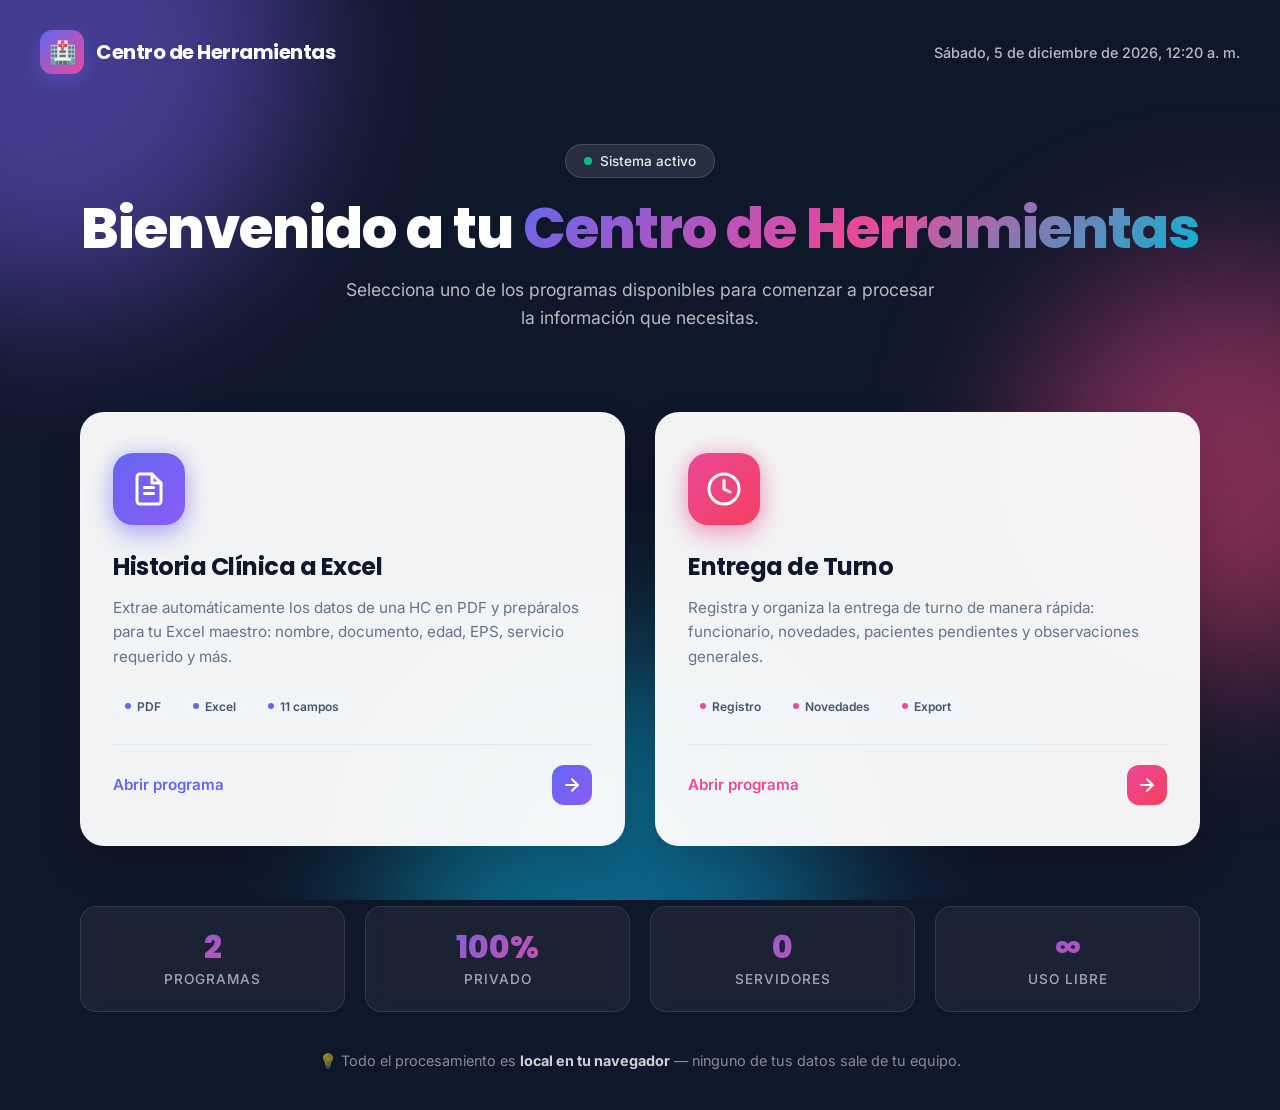
<file: index.html>
<!DOCTYPE html>
<html lang="es">
<head>
    <meta charset="UTF-8">
    <meta name="viewport" content="width=device-width, initial-scale=1.0">
    <title>Centro de Herramientas</title>
    <link rel="preconnect" href="https://fonts.googleapis.com">
    <link rel="preconnect" href="https://fonts.gstatic.com" crossorigin>
    <link href="https://fonts.googleapis.com/css2?family=Inter:wght@400;500;600;700;800&family=Poppins:wght@600;700;800&display=swap" rel="stylesheet">
    <style>
        * {
            margin: 0;
            padding: 0;
            box-sizing: border-box;
        }

        :root {
            --primary: #6366f1;
            --primary-dark: #4f46e5;
            --secondary: #ec4899;
            --accent: #06b6d4;
            --success: #10b981;
            --dark: #0f172a;
            --gray: #64748b;
            --light: #f1f5f9;
        }

        html { scroll-behavior: smooth; }

        body {
            font-family: 'Inter', -apple-system, BlinkMacSystemFont, sans-serif;
            background: #0f172a;
            min-height: 100vh;
            color: #1e293b;
            overflow-x: hidden;
            position: relative;
        }

        /* Fondo animado con gradientes */
        .background {
            position: fixed;
            top: 0;
            left: 0;
            width: 100%;
            height: 100%;
            z-index: -1;
            overflow: hidden;
            background: #0f172a;
        }

        .blob {
            position: absolute;
            border-radius: 50%;
            filter: blur(80px);
            opacity: 0.5;
            animation: float 20s ease-in-out infinite;
        }

        .blob-1 {
            width: 500px;
            height: 500px;
            background: linear-gradient(135deg, #6366f1, #8b5cf6);
            top: -200px;
            left: -200px;
            animation-delay: 0s;
        }

        .blob-2 {
            width: 400px;
            height: 400px;
            background: linear-gradient(135deg, #ec4899, #f43f5e);
            top: 30%;
            right: -150px;
            animation-delay: -5s;
        }

        .blob-3 {
            width: 450px;
            height: 450px;
            background: linear-gradient(135deg, #06b6d4, #0ea5e9);
            bottom: -200px;
            left: 30%;
            animation-delay: -10s;
        }

        @keyframes float {
            0%, 100% { transform: translate(0, 0) scale(1); }
            33% { transform: translate(50px, -50px) scale(1.1); }
            66% { transform: translate(-50px, 50px) scale(0.95); }
        }

        /* Header */
        .header {
            padding: 30px 40px;
            display: flex;
            justify-content: space-between;
            align-items: center;
            position: relative;
            z-index: 10;
        }

        .logo {
            display: flex;
            align-items: center;
            gap: 12px;
            color: white;
            text-decoration: none;
        }

        .logo-icon {
            width: 44px;
            height: 44px;
            background: linear-gradient(135deg, #6366f1, #ec4899);
            border-radius: 12px;
            display: flex;
            align-items: center;
            justify-content: center;
            font-size: 22px;
            box-shadow: 0 8px 20px rgba(99, 102, 241, 0.4);
        }

        .logo-text {
            font-family: 'Poppins', sans-serif;
            font-weight: 700;
            font-size: 1.25rem;
            letter-spacing: -0.5px;
        }

        .header-time {
            color: rgba(255, 255, 255, 0.7);
            font-size: 0.9rem;
            font-weight: 500;
        }

        /* Hero */
        .hero {
            text-align: center;
            padding: 40px 20px 20px;
            position: relative;
            z-index: 10;
        }

        .hero-badge {
            display: inline-flex;
            align-items: center;
            gap: 8px;
            background: rgba(255, 255, 255, 0.1);
            backdrop-filter: blur(10px);
            border: 1px solid rgba(255, 255, 255, 0.15);
            padding: 8px 18px;
            border-radius: 100px;
            color: rgba(255, 255, 255, 0.9);
            font-size: 0.85rem;
            font-weight: 500;
            margin-bottom: 20px;
        }

        .hero-badge .dot {
            width: 8px;
            height: 8px;
            background: #10b981;
            border-radius: 50%;
            animation: pulse 2s infinite;
        }

        @keyframes pulse {
            0%, 100% { opacity: 1; transform: scale(1); }
            50% { opacity: 0.6; transform: scale(1.2); }
        }

        .hero h1 {
            font-family: 'Poppins', sans-serif;
            font-size: clamp(2rem, 5vw, 3.5rem);
            font-weight: 800;
            color: white;
            line-height: 1.1;
            letter-spacing: -1px;
            margin-bottom: 16px;
        }

        .hero h1 .gradient {
            background: linear-gradient(135deg, #6366f1, #ec4899, #06b6d4);
            -webkit-background-clip: text;
            -webkit-text-fill-color: transparent;
            background-clip: text;
        }

        .hero p {
            color: rgba(255, 255, 255, 0.7);
            font-size: 1.1rem;
            max-width: 600px;
            margin: 0 auto;
            line-height: 1.6;
        }

        /* Grid de programas */
        .programs {
            max-width: 1200px;
            margin: 60px auto;
            padding: 0 40px;
            display: grid;
            grid-template-columns: repeat(auto-fit, minmax(320px, 1fr));
            gap: 30px;
            position: relative;
            z-index: 10;
        }

        .program-card {
            background: rgba(255, 255, 255, 0.95);
            backdrop-filter: blur(20px);
            border-radius: 24px;
            padding: 40px 32px;
            text-decoration: none;
            color: inherit;
            display: flex;
            flex-direction: column;
            position: relative;
            overflow: hidden;
            transition: all 0.4s cubic-bezier(0.4, 0, 0.2, 1);
            border: 1px solid rgba(255, 255, 255, 0.2);
            box-shadow: 
                0 20px 40px rgba(0, 0, 0, 0.15),
                0 0 0 1px rgba(255, 255, 255, 0.05) inset;
        }

        .program-card::before {
            content: '';
            position: absolute;
            top: 0;
            left: 0;
            right: 0;
            height: 4px;
            background: linear-gradient(90deg, var(--card-color-1), var(--card-color-2));
            transform: scaleX(0);
            transform-origin: left;
            transition: transform 0.4s ease;
        }

        .program-card:hover::before {
            transform: scaleX(1);
        }

        .program-card:hover {
            transform: translateY(-8px);
            box-shadow: 
                0 30px 60px rgba(0, 0, 0, 0.25),
                0 0 0 1px rgba(255, 255, 255, 0.1) inset;
        }

        .program-card:active {
            transform: translateY(-4px) scale(0.99);
        }

        .card-icon {
            width: 72px;
            height: 72px;
            border-radius: 20px;
            display: flex;
            align-items: center;
            justify-content: center;
            margin-bottom: 24px;
            position: relative;
            background: linear-gradient(135deg, var(--card-color-1), var(--card-color-2));
            box-shadow: 0 12px 24px var(--card-shadow);
        }

        .card-icon svg {
            width: 36px;
            height: 36px;
            stroke: white;
            stroke-width: 2;
            fill: none;
        }

        .card-icon::after {
            content: '';
            position: absolute;
            inset: -4px;
            border-radius: 24px;
            background: linear-gradient(135deg, var(--card-color-1), var(--card-color-2));
            opacity: 0.2;
            z-index: -1;
            filter: blur(8px);
        }

        .program-card h2 {
            font-family: 'Poppins', sans-serif;
            font-size: 1.5rem;
            font-weight: 700;
            color: #0f172a;
            margin-bottom: 12px;
            letter-spacing: -0.5px;
        }

        .program-card p {
            color: #64748b;
            font-size: 0.95rem;
            line-height: 1.6;
            margin-bottom: 24px;
            flex-grow: 1;
        }

        .card-features {
            display: flex;
            flex-wrap: wrap;
            gap: 8px;
            margin-bottom: 24px;
        }

        .feature-tag {
            display: inline-flex;
            align-items: center;
            gap: 6px;
            font-size: 0.75rem;
            font-weight: 600;
            padding: 6px 12px;
            border-radius: 100px;
            background: #f1f5f9;
            color: #475569;
        }

        .feature-tag .tag-dot {
            width: 6px;
            height: 6px;
            border-radius: 50%;
            background: var(--card-color-1);
        }

        .card-cta {
            display: flex;
            align-items: center;
            justify-content: space-between;
            padding-top: 20px;
            border-top: 1px solid #e2e8f0;
        }

        .cta-text {
            font-weight: 600;
            font-size: 0.95rem;
            color: var(--card-color-1);
        }

        .cta-arrow {
            width: 40px;
            height: 40px;
            border-radius: 12px;
            background: linear-gradient(135deg, var(--card-color-1), var(--card-color-2));
            display: flex;
            align-items: center;
            justify-content: center;
            transition: transform 0.3s ease;
        }

        .cta-arrow svg {
            width: 20px;
            height: 20px;
            stroke: white;
            stroke-width: 2.5;
            fill: none;
        }

        .program-card:hover .cta-arrow {
            transform: translateX(4px) rotate(-45deg);
        }

        /* Card específica 1: HC a Excel */
        .card-hc {
            --card-color-1: #6366f1;
            --card-color-2: #8b5cf6;
            --card-shadow: rgba(99, 102, 241, 0.35);
        }

        /* Card específica 2: Entrega de turno */
        .card-turno {
            --card-color-1: #ec4899;
            --card-color-2: #f43f5e;
            --card-shadow: rgba(236, 72, 153, 0.35);
        }

        /* Footer */
        .footer {
            text-align: center;
            padding: 40px 20px;
            color: rgba(255, 255, 255, 0.5);
            font-size: 0.9rem;
            position: relative;
            z-index: 10;
        }

        .footer strong {
            color: rgba(255, 255, 255, 0.8);
        }

        /* Estadísticas */
        .stats {
            max-width: 1200px;
            margin: 60px auto 0;
            padding: 0 40px;
            display: grid;
            grid-template-columns: repeat(auto-fit, minmax(150px, 1fr));
            gap: 20px;
            position: relative;
            z-index: 10;
        }

        .stat {
            background: rgba(255, 255, 255, 0.05);
            backdrop-filter: blur(10px);
            border: 1px solid rgba(255, 255, 255, 0.1);
            border-radius: 16px;
            padding: 24px;
            text-align: center;
            transition: all 0.3s ease;
        }

        .stat:hover {
            background: rgba(255, 255, 255, 0.08);
            border-color: rgba(255, 255, 255, 0.2);
            transform: translateY(-2px);
        }

        .stat-number {
            font-family: 'Poppins', sans-serif;
            font-size: 2rem;
            font-weight: 800;
            background: linear-gradient(135deg, #6366f1, #ec4899);
            -webkit-background-clip: text;
            -webkit-text-fill-color: transparent;
            background-clip: text;
            line-height: 1;
            margin-bottom: 8px;
        }

        .stat-label {
            color: rgba(255, 255, 255, 0.6);
            font-size: 0.85rem;
            font-weight: 500;
            text-transform: uppercase;
            letter-spacing: 1px;
        }

        /* Responsive */
        @media (max-width: 768px) {
            .header { padding: 20px; }
            .header-time { display: none; }
            .hero { padding: 20px 20px 10px; }
            .programs { padding: 0 20px; margin: 40px auto; }
            .stats { padding: 0 20px; margin-top: 40px; }
            .program-card { padding: 32px 24px; }
            .card-icon { width: 64px; height: 64px; margin-bottom: 20px; }
            .card-icon svg { width: 32px; height: 32px; }
        }

        /* Animación de entrada */
        @keyframes fadeUp {
            from {
                opacity: 0;
                transform: translateY(20px);
            }
            to {
                opacity: 1;
                transform: translateY(0);
            }
        }

        .animate-in {
            animation: fadeUp 0.6s ease forwards;
            opacity: 0;
        }

        .delay-1 { animation-delay: 0.1s; }
        .delay-2 { animation-delay: 0.2s; }
        .delay-3 { animation-delay: 0.3s; }
        .delay-4 { animation-delay: 0.4s; }
    </style>
</head>
<body>
    <div class="background">
        <div class="blob blob-1"></div>
        <div class="blob blob-2"></div>
        <div class="blob blob-3"></div>
    </div>

    <header class="header">
        <a href="index.html" class="logo">
            <div class="logo-icon">🏥</div>
            <span class="logo-text">Centro de Herramientas</span>
        </a>
        <div class="header-time" id="headerTime"></div>
    </header>

    <section class="hero">
        <div class="hero-badge animate-in">
            <span class="dot"></span>
            <span>Sistema activo</span>
        </div>
        <h1 class="animate-in delay-1">
            Bienvenido a tu <span class="gradient">Centro de Herramientas</span>
        </h1>
        <p class="animate-in delay-2">
            Selecciona uno de los programas disponibles para comenzar a procesar la información que necesitas.
        </p>
    </section>

    <section class="programs">
        <!-- Programa 1: HC a Excel -->
        <a href="leer_historia/index.html" class="program-card card-hc animate-in delay-3">
            <div class="card-icon">
                <svg viewBox="0 0 24 24" stroke-linecap="round" stroke-linejoin="round">
                    <path d="M14 2H6a2 2 0 0 0-2 2v16a2 2 0 0 0 2 2h12a2 2 0 0 0 2-2V8z"></path>
                    <polyline points="14 2 14 8 20 8"></polyline>
                    <line x1="9" y1="15" x2="15" y2="15"></line>
                    <line x1="9" y1="11" x2="15" y2="11"></line>
                </svg>
            </div>
            <h2>Historia Clínica a Excel</h2>
            <p>
                Extrae automáticamente los datos de una HC en PDF y prepáralos para tu Excel maestro: nombre, documento, edad, EPS, servicio requerido y más.
            </p>
            <div class="card-features">
                <span class="feature-tag"><span class="tag-dot"></span>PDF</span>
                <span class="feature-tag"><span class="tag-dot"></span>Excel</span>
                <span class="feature-tag"><span class="tag-dot"></span>11 campos</span>
            </div>
            <div class="card-cta">
                <span class="cta-text">Abrir programa</span>
                <div class="cta-arrow">
                    <svg viewBox="0 0 24 24" stroke-linecap="round" stroke-linejoin="round">
                        <line x1="5" y1="12" x2="19" y2="12"></line>
                        <polyline points="12 5 19 12 12 19"></polyline>
                    </svg>
                </div>
            </div>
        </a>

        <!-- Programa 2: Entrega de turno -->
        <a href="entrega_de_turno/index.html" class="program-card card-turno animate-in delay-4">
            <div class="card-icon">
                <svg viewBox="0 0 24 24" stroke-linecap="round" stroke-linejoin="round">
                    <circle cx="12" cy="12" r="10"></circle>
                    <polyline points="12 6 12 12 16 14"></polyline>
                </svg>
            </div>
            <h2>Entrega de Turno</h2>
            <p>
                Registra y organiza la entrega de turno de manera rápida: funcionario, novedades, pacientes pendientes y observaciones generales.
            </p>
            <div class="card-features">
                <span class="feature-tag"><span class="tag-dot"></span>Registro</span>
                <span class="feature-tag"><span class="tag-dot"></span>Novedades</span>
                <span class="feature-tag"><span class="tag-dot"></span>Export</span>
            </div>
            <div class="card-cta">
                <span class="cta-text">Abrir programa</span>
                <div class="cta-arrow">
                    <svg viewBox="0 0 24 24" stroke-linecap="round" stroke-linejoin="round">
                        <line x1="5" y1="12" x2="19" y2="12"></line>
                        <polyline points="12 5 19 12 12 19"></polyline>
                    </svg>
                </div>
            </div>
        </a>
    </section>

    <section class="stats">
        <div class="stat animate-in delay-3">
            <div class="stat-number">2</div>
            <div class="stat-label">Programas</div>
        </div>
        <div class="stat animate-in delay-3">
            <div class="stat-number">100%</div>
            <div class="stat-label">Privado</div>
        </div>
        <div class="stat animate-in delay-4">
            <div class="stat-number">0</div>
            <div class="stat-label">Servidores</div>
        </div>
        <div class="stat animate-in delay-4">
            <div class="stat-number">∞</div>
            <div class="stat-label">Uso libre</div>
        </div>
    </section>

    <footer class="footer">
        <p>💡 Todo el procesamiento es <strong>local en tu navegador</strong> — ninguno de tus datos sale de tu equipo.</p>
    </footer>

    <script>
        // Mostrar fecha y hora en el header
        function updateTime() {
            const now = new Date();
            const opciones = { 
                weekday: 'long', 
                year: 'numeric', 
                month: 'long', 
                day: 'numeric',
                hour: '2-digit',
                minute: '2-digit'
            };
            const texto = now.toLocaleDateString('es-CO', opciones);
            document.getElementById('headerTime').textContent = 
                texto.charAt(0).toUpperCase() + texto.slice(1);
        }
        updateTime();
        setInterval(updateTime, 60000); // Actualizar cada minuto
    </script>
</body>
</html>
</file>
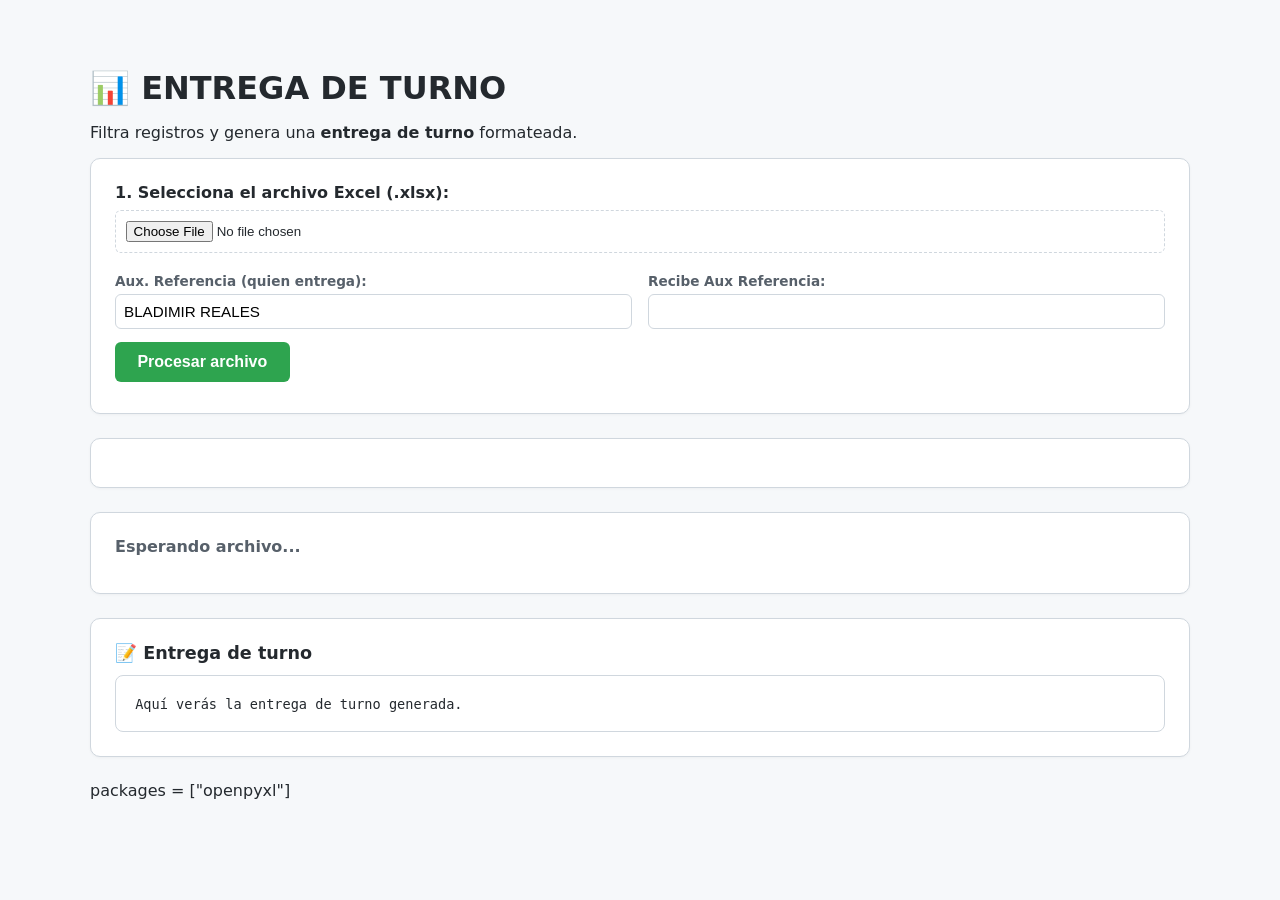
<file: entrega_de_turno/index.html>
<!DOCTYPE html>
<html lang="es">
<head>
    <meta charset="UTF-8">
    <meta name="viewport" content="width=device-width, initial-scale=1.0">
    <title>Filtro de Trámites - Excel</title>
    <link rel="stylesheet" href="https://pyscript.net/releases/2024.1.1/core.css" />
    <script type="module" src="https://pyscript.net/releases/2024.1.1/core.js"></script>
    <style>
        body {
            font-family: system-ui, -apple-system, sans-serif;
            max-width: 1100px;
            margin: 2rem auto;
            padding: 1rem 1.5rem;
            color: #24292e;
            background: #f6f8fa;
        }
        h1 { margin-bottom: 0.3rem; }
        .card {
            background: white;
            border: 1px solid #d0d7de;
            border-radius: 10px;
            padding: 1.5rem;
            margin-bottom: 1.5rem;
            box-shadow: 0 1px 3px rgba(0,0,0,0.04);
        }
        #file-input {
            margin: 0.5rem 0;
            padding: 0.6rem;
            border: 1px dashed #d0d7de;
            border-radius: 6px;
            width: 100%;
            box-sizing: border-box;
        }
        button {
            padding: 0.7rem 1.4rem;
            background: #2ea44f;
            color: white;
            border: none;
            border-radius: 6px;
            cursor: pointer;
            font-size: 1rem;
            font-weight: 600;
            margin-right: 0.5rem;
            margin-bottom: 0.4rem;
        }
        button:hover { background: #22863a; }
        button:disabled { background: #94d3a2; cursor: not-allowed; }
        #download-btn { background: #0366d6; }
        #download-btn:hover { background: #0250a3; }
        #copy-btn { background: #6f42c1; }
        #copy-btn:hover { background: #5a32a3; }
        .turno {
            background: #ffffff;
            color: #24292e;
            padding: 1.2rem;
            border-radius: 8px;
            border: 1px solid #d0d7de;
            font-family: 'SF Mono', Consolas, monospace;
            font-size: 0.85rem;
            white-space: pre-wrap;
            max-height: 700px;
            overflow-y: auto;
        }
        .status {
            font-weight: 600;
            margin-bottom: 0.8rem;
            color: #57606a;
        }
        .status.ok { color: #1a7f37; }
        .status.error { color: #cf222e; }
        .status.loading { color: #9a6700; }
        #loading {
            display: none;
            color: #9a6700;
            font-style: italic;
            margin-top: 0.5rem;
        }
        .stats {
            display: flex;
            gap: 1rem;
            flex-wrap: wrap;
        }
        .stat {
            flex: 1;
            min-width: 200px;
            background: #ddf4ff;
            border-left: 4px solid #0969da;
            padding: 0.8rem;
            border-radius: 6px;
        }
        .stat strong { display: block; font-size: 1.4rem; color: #0969da; }
        .stat.verde { background: #dafbe1; border-left-color: #2ea44f; }
        .stat.verde strong { color: #1a7f37; }
        .stat.naranja { background: #fff8c5; border-left-color: #d4a72c; }
        .stat.naranja strong { color: #7d4e00; }
        .stat.morado { background: #f3e5ff; border-left-color: #8250df; }
        .stat.morado strong { color: #6f42c1; }
        .config-row {
            display: flex;
            gap: 1rem;
            flex-wrap: wrap;
            margin: 0.8rem 0;
        }
        .config-row label {
            display: flex;
            flex-direction: column;
            font-size: 0.85rem;
            font-weight: 600;
            color: #57606a;
            flex: 1;
            min-width: 220px;
        }
        .config-row input {
            margin-top: 0.3rem;
            padding: 0.5rem;
            border: 1px solid #d0d7de;
            border-radius: 6px;
            font-size: 0.95rem;
        }
    </style>
</head>
<body>

    <h1>📊 ENTREGA DE TURNO</h1>
    <p>Filtra registros y genera una <strong>entrega de turno</strong> formateada.</p>

    <div class="card">
        <label for="file-input"><strong>1. Selecciona el archivo Excel (.xlsx):</strong></label>
        <input type="file" id="file-input" accept=".xlsx,.xls" />

        <div class="config-row">
            <label>
                Aux. Referencia (quien entrega):
                <input type="text" id="aux-referencia" value="BLADIMIR REALES" />
            </label>
            <label>
                Recibe Aux Referencia:
                <input type="text" id="recibe-aux"/>
            </label>
        </div>

        <div id="loading">⏳ Cargando Python y procesando... (la primera vez tarda unos segundos)</div>
        <div style="margin-top: 0.5rem;">
            <button id="process-btn">Procesar archivo</button>
            <button id="download-btn" style="display:none;">⬇️ Descargar Excel</button>
            <button id="copy-btn" style="display:none;">📋 Copiar entrega</button>
        </div>
    </div>

    <div class="card">
        <div id="stats" class="stats" style="display:none;"></div>
    </div>

    <div class="card">
        <div id="status" class="status">Esperando archivo...</div>
    </div>

    <div class="card">
        <h2 style="margin:0 0 0.8rem 0; font-size: 1.1rem;">📝 Entrega de turno</h2>
        <div id="turno" class="turno">Aquí verás la entrega de turno generada.</div>
    </div>

    <py-config>
        packages = ["openpyxl"]
    </py-config>

    <script type="py">
import openpyxl
from io import BytesIO
from js import document, Uint8Array, window, console
from pyodide.ffi import create_proxy

# ---------- Estado global ----------
resultado_bytes = None
texto_turno = ""


# ---------- Utilidades ----------
def set_status(msg, tipo="ok"):
    el = document.getElementById("status")
    el.innerText = msg
    el.className = "status " + tipo


def set_turno(msg):
    document.getElementById("turno").innerText = msg


def mostrar_loading(show):
    document.getElementById("loading").style.display = "block" if show else "none"


async def leer_archivo():
    file_input = document.getElementById("file-input")
    if not file_input.files.length:
        return None
    file = file_input.files.item(0)
    buffer = await file.arrayBuffer()
    data = Uint8Array.new(buffer).to_py()
    return BytesIO(bytes(data))


def crear_stat(container, valor, texto, clase_extra=""):
    d = document.createElement("div")
    d.className = "stat " + clase_extra
    s = document.createElement("strong")
    s.innerText = str(valor)
    d.appendChild(s)
    d.appendChild(document.createTextNode(texto))
    container.appendChild(d)


def fecha_actual_formateada():
    from js import Date
    d = Date.new()
    dia = str(d.getDate()).zfill(2)
    mes = str(d.getMonth() + 1).zfill(2)
    anio = d.getFullYear()
    hora = str(d.getHours()).zfill(2)
    minuto = str(d.getMinutes()).zfill(2)
    return f"{dia}/{mes}/{anio} {hora}:{minuto}"


# ---------- Normalización de texto ----------
def norm(v):
    if v is None:
        return ""
    s = str(v)
    s = s.replace("\u00A0", " ").replace("\n", " ").replace("\r", " ").replace("\t", " ")
    s = " ".join(s.split())
    return s.strip().upper()


def formatear_fila(fila):
    partes = []
    for v in fila:
        if v is None or str(v).strip() == "":
            continue
        partes.append(str(v).strip())
    # Salto de línea final para separar cada paciente
    return "\t".join(partes) + "\n"


# ---------- Lógica principal ----------
async def procesar_archivo(event=None):
    global resultado_bytes, texto_turno

    mostrar_loading(True)
    set_status("⏳ Procesando archivo...", "loading")
    set_turno("Generando...")
    document.getElementById("download-btn").style.display = "none"
    document.getElementById("copy-btn").style.display = "none"
    document.getElementById("stats").style.display = "none"

    try:
        bytes_io = await leer_archivo()
        if bytes_io is None:
            set_status("⚠️ Selecciona primero un archivo Excel.", "error")
            set_turno("")
            mostrar_loading(False)
            return

        # ========== CARGA DEL EXCEL ==========
        wb = openpyxl.load_workbook(bytes_io)
        ws = wb.active

        # --- Nombres de columnas a buscar ---
        columna_filtro1 = "TRAMITE CERRADO/ABIERTO"
        valor_filtro1 = "Tramite en proceso"

        columna_filtro2 = "OBSERVACION"
        valor_filtro2 = "URGENCIA VITAL"

        columna_filtro3 = "TIPO DE TRAMITE"

        columna_filtro4 = "ESTADO DEL TRAMITE"

        tipo_remision = "REMISION"
        tipo_cita = "CITA"

        COL_FIN_EXCEL = 26
        COL_FIN_SALIDA = 13

        # ---------- Encabezados ----------
        headers_full = []
        for i in range(1, COL_FIN_EXCEL + 1):
            cell = ws.cell(row=1, column=i)
            headers_full.append(cell.value if cell.value is not None else ("COL_" + str(i)))

        headers_salida = headers_full[:COL_FIN_SALIDA]

        # ---------- Detección de índices ----------
        idx_por_nombre = {}
        for i, cell in enumerate(ws[1], start=1):
            key = norm(cell.value)
            if key and key not in idx_por_nombre:
                idx_por_nombre[key] = i

        filtro_index1 = idx_por_nombre.get(norm(columna_filtro1))
        filtro_index2 = idx_por_nombre.get(norm(columna_filtro2))
        filtro_index3 = idx_por_nombre.get(norm(columna_filtro3))
        filtro_index4 = idx_por_nombre.get(norm(columna_filtro4))

        if filtro_index1 is None:
            raise ValueError("No se encontró la columna '" + columna_filtro1 + "'")
        if filtro_index2 is None:
            raise ValueError("No se encontró la columna '" + columna_filtro2 + "'")
        if filtro_index3 is None:
            raise ValueError("No se encontró la columna '" + columna_filtro3 + "'")
        if filtro_index4 is None:
            raise ValueError("No se encontró la columna '" + columna_filtro4 + "'")

        idx_estado_tramite = filtro_index4
        idx_tipo_tramite = filtro_index3

        def extraer_fila(row, limite):
            fila = []
            for i in range(1, limite + 1):
                fila.append(row[i - 1] if (i - 1) < len(row) else None)
            return fila

        # ---------- FILTROS ----------
        resumen_filtro1 = []              # REMISION + En proceso
        resumen_filtro2 = []              # URGENCIA VITAL + REMISION + En proceso
        resumen_remisiones_con_estado = [] # REMISION + En proceso + ESTADO no vacío
        resumen_citas_tramite = []        # CITA + En proceso
        resumen_citas_con_estado = []     # CITA + En proceso + ESTADO no vacío

        for row in ws.iter_rows(min_row=2, values_only=True):
            v1 = row[filtro_index1 - 1] if (filtro_index1 - 1) < len(row) else None
            v2 = row[filtro_index2 - 1] if (filtro_index2 - 1) < len(row) else None
            v3 = row[filtro_index3 - 1] if (filtro_index3 - 1) < len(row) else None
            v4 = row[filtro_index4 - 1] if (filtro_index4 - 1) < len(row) else None

            n1 = norm(v1)
            n2 = norm(v2)
            n3 = norm(v3)
            n4 = norm(v4)

            en_proceso = (n1 == norm(valor_filtro1))
            es_remision = (n3 == norm(tipo_remision))
            es_cita = (n3 == norm(tipo_cita))
            # "ESTADO no vacío" = la celda tiene cualquier contenido
            estado_con_dato = (n4 != "")

            # Remisiones
            if en_proceso and es_remision:
                resumen_filtro1.append(extraer_fila(row, COL_FIN_EXCEL))

            if (n2 and norm(valor_filtro2) in n2) and es_remision and en_proceso:
                resumen_filtro2.append(extraer_fila(row, COL_FIN_EXCEL))

            if es_remision and en_proceso and estado_con_dato:
                resumen_remisiones_con_estado.append(extraer_fila(row, COL_FIN_EXCEL))

            # Citas
            if es_cita and en_proceso:
                resumen_citas_tramite.append(extraer_fila(row, COL_FIN_EXCEL))

            if es_cita and en_proceso and estado_con_dato:
                resumen_citas_con_estado.append(extraer_fila(row, COL_FIN_EXCEL))

        contador1 = len(resumen_filtro1)
        contador2 = len(resumen_filtro2)
        contador3 = len(resumen_remisiones_con_estado)
        contador_citas_tramite = len(resumen_citas_tramite)
        contador_citas_asignadas = len(resumen_citas_con_estado)

        # ---------- ACEPTADOS (remisiones con ESTADO no vacío) ----------
        aceptados_general = []
        vistos = set()
        for f in resumen_remisiones_con_estado:
            clave = tuple(str(x) for x in f)
            if clave not in vistos:
                vistos.add(clave)
                aceptados_general.append(f)
        total_aceptados_general = len(aceptados_general)

        # ---------- Total remisiones ----------
        claves = set()
        for f in resumen_filtro1 + resumen_filtro2 + resumen_remisiones_con_estado:
            claves.add(tuple(str(x) for x in f))
        total_remisiones = len(claves)

        # ========== EXCEL DE SALIDA ==========
        wb_out = openpyxl.Workbook()
        ws1 = wb_out.active
        ws1.title = "Remisiones en proceso"
        ws2 = wb_out.create_sheet("Urgencia Vital")
        ws3 = wb_out.create_sheet("Remisiones con estado")
        ws4 = wb_out.create_sheet("Citas en tramite")
        ws5 = wb_out.create_sheet("Citas con estado")

        ws1.append(headers_salida)
        ws2.append(headers_salida)
        ws3.append(headers_salida)
        ws4.append(headers_salida)
        ws5.append(headers_salida)

        for fila in resumen_filtro1:
            ws1.append(fila[:COL_FIN_SALIDA])
        for fila in resumen_filtro2:
            ws2.append(fila[:COL_FIN_SALIDA])
        for fila in resumen_remisiones_con_estado:
            ws3.append(fila[:COL_FIN_SALIDA])
        for fila in resumen_citas_tramite:
            ws4.append(fila[:COL_FIN_SALIDA])
        for fila in resumen_citas_con_estado:
            ws5.append(fila[:COL_FIN_SALIDA])

        buffer_out = BytesIO()
        wb_out.save(buffer_out)
        resultado_bytes = buffer_out.getvalue()

        # ========== ENTREGA DE TURNO ==========
        aux_ref = document.getElementById("aux-referencia").value or "(sin especificar)"
        recibe_aux = document.getElementById("recibe-aux").value or "(sin especificar)"
        fecha_hora = fecha_actual_formateada()

        lineas = []
        lineas.append("*Entrega de turno* " + fecha_hora)
        lineas.append("")
        lineas.append("*Aux. Referencia:* " + aux_ref)
        lineas.append("")
        lineas.append("*Total remisiones:* " + str(total_remisiones))
        lineas.append("")
        lineas.append("*Aceptados:* " + str(total_aceptados_general))
        lineas.append("")
        for f in aceptados_general[:50]:
            lineas.append(formatear_fila(f[:COL_FIN_SALIDA]))

        lineas.append("")
        lineas.append("")
        lineas.append("*URGENCIAS VITAL:* " + str(contador2).zfill(2))
        lineas.append("")
        for f in resumen_filtro2[:50]:
            lineas.append(formatear_fila(f[:COL_FIN_SALIDA]))

        lineas.append("")
        lineas.append("")
        # CITAS EN TRAMITE: solo el número total
        lineas.append("*CITAS EN TRAMITE:* " + str(contador_citas_tramite))

        lineas.append("")
        lineas.append("")
        lineas.append("*PACIENTES CON CITA ASIGNADAS:* " + str(contador_citas_asignadas))
        lineas.append("")
        for f in resumen_citas_con_estado[:50]:
            lineas.append(formatear_fila(f[:COL_FIN_SALIDA]))

        lineas.append("")
        lineas.append("")
        lineas.append("*CORREO SIN TRAMITES POR APERTURA:*")
        lineas.append("")
        lineas.append("*HOSVITAL PACIENTES  PARA  INICIO DE CONTRAREMISION:* 0")
        lineas.append("")
        lineas.append("*Recibe Aux Referencia:* " + recibe_aux)

        texto_turno = "\n".join(lineas)
        set_turno(texto_turno)

        # ========== ESTADÍSTICAS ==========
        stats_el = document.getElementById("stats")
        while stats_el.firstChild:
            stats_el.removeChild(stats_el.firstChild)

        crear_stat(stats_el, contador1, "Remisiones en proceso")
        crear_stat(stats_el, contador2, "Urgencia Vital (En proceso)", "verde")
        crear_stat(stats_el, contador3, "Remisiones con estado", "naranja")
        crear_stat(stats_el, contador_citas_tramite, "Citas en trámite", "morado")
        crear_stat(stats_el, contador_citas_asignadas, "Citas con estado", "morado")
        stats_el.style.display = "flex"

        set_status(
            "✅ Procesado. " + str(total_remisiones) + " remisiones, "
            + str(total_aceptados_general) + " aceptados, "
            + str(contador_citas_tramite) + " citas en trámite, "
            + str(contador_citas_asignadas) + " citas con estado.",
            "ok"
        )
        document.getElementById("download-btn").style.display = "inline-block"
        document.getElementById("copy-btn").style.display = "inline-block"

    except Exception as e:
        set_status("❌ Error: " + str(e), "error")
        set_turno("Error: " + str(e))
        console.error(str(e))
    finally:
        mostrar_loading(False)


# ---------- Descargar Excel ----------
def descargar_resultado(event=None):
    global resultado_bytes
    if resultado_bytes is None:
        return
    try:
        import js
        arr = Uint8Array.new(len(resultado_bytes))
        arr.assign(resultado_bytes)
        blob = js.Blob.new([arr], {"type": "application/vnd.openxmlformats-officedocument.spreadsheetml.sheet"})
        url = window.URL.createObjectURL(blob)
        a = document.createElement("a")
        a.href = url
        a.download = "resultado_filtrado.xlsx"
        document.body.appendChild(a)
        a.click()
        document.body.removeChild(a)
        window.URL.revokeObjectURL(url)
    except Exception as e:
        set_status("❌ Error al descargar: " + str(e), "error")
        console.error(str(e))


# ---------- Copiar al portapapeles ----------
async def copiar_entrega(event=None):
    global texto_turno
    if not texto_turno:
        return
    try:
        nav = window.navigator
        await nav.clipboard.writeText(texto_turno)
        set_status("📋 Entrega copiada al portapapeles.", "ok")
    except Exception as e:
        try:
            el = document.getElementById("turno")
            range_ = document.createRange()
            range_.selectNodeContents(el)
            sel = window.getSelection()
            sel.removeAllRanges()
            sel.addRange(range_)
            set_status("⚠️ No se pudo copiar. Texto seleccionado: pulsa Ctrl+C.", "loading")
        except Exception as e2:
            set_status("❌ No se pudo copiar: " + str(e), "error")


# ---------- Registrar eventos ----------
document.getElementById("process-btn").addEventListener("click", create_proxy(procesar_archivo))
document.getElementById("download-btn").addEventListener("click", create_proxy(descargar_resultado))
document.getElementById("copy-btn").addEventListener("click", create_proxy(copiar_entrega))

console.log("✅ App lista. Botones registrados.")
    </script>

</body>
</html>
</file>
